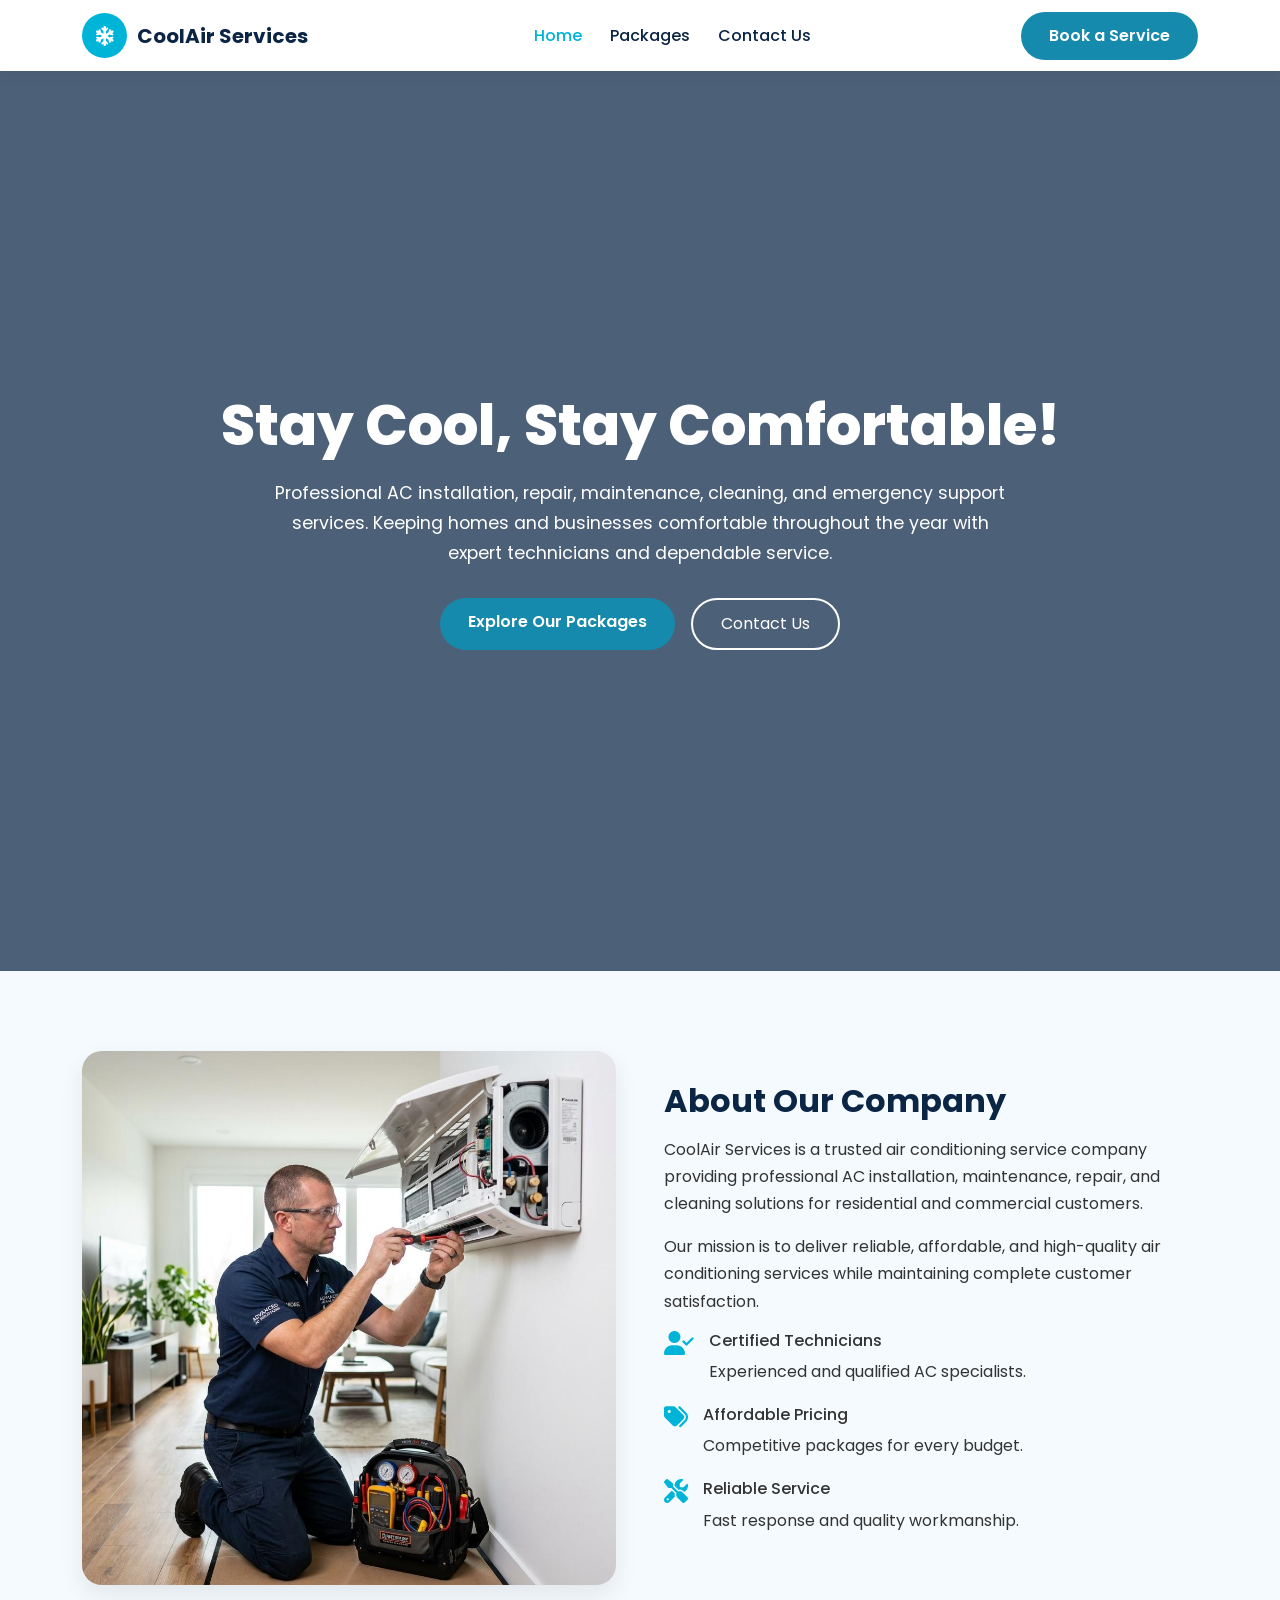
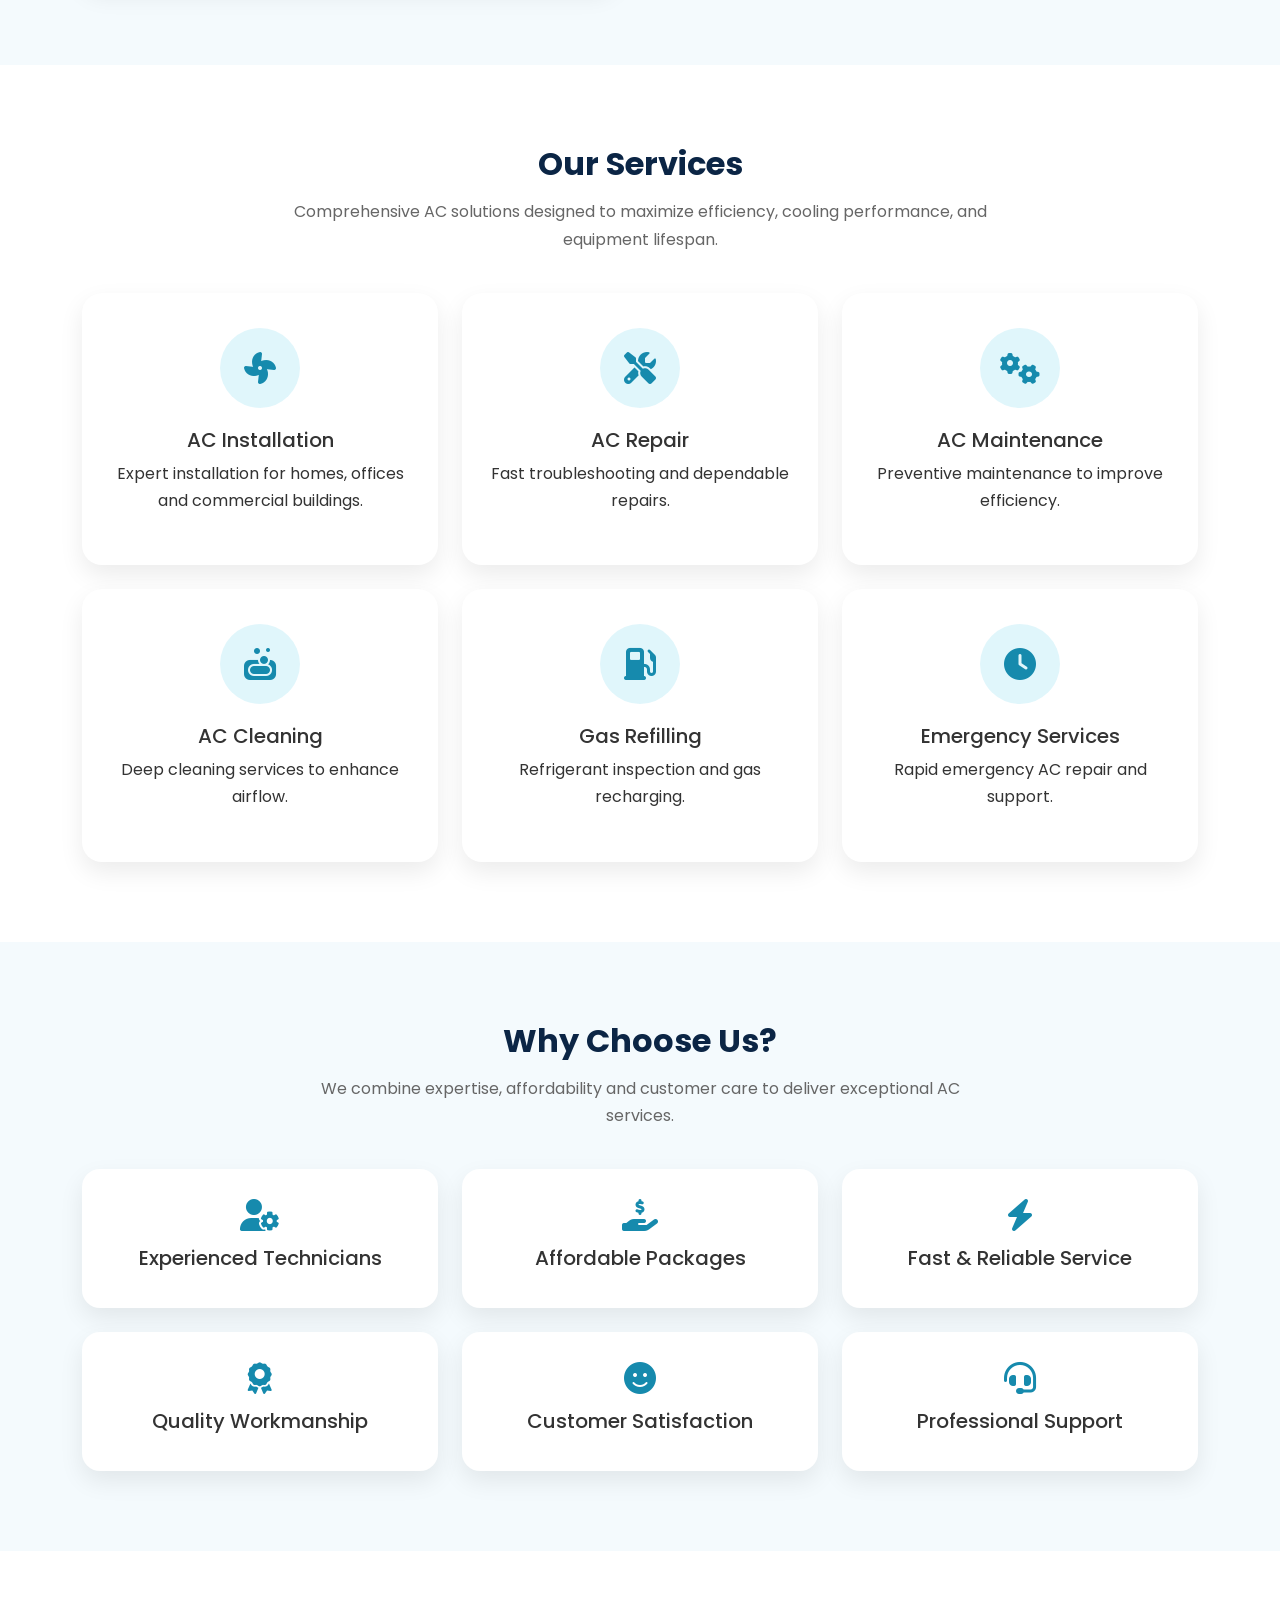
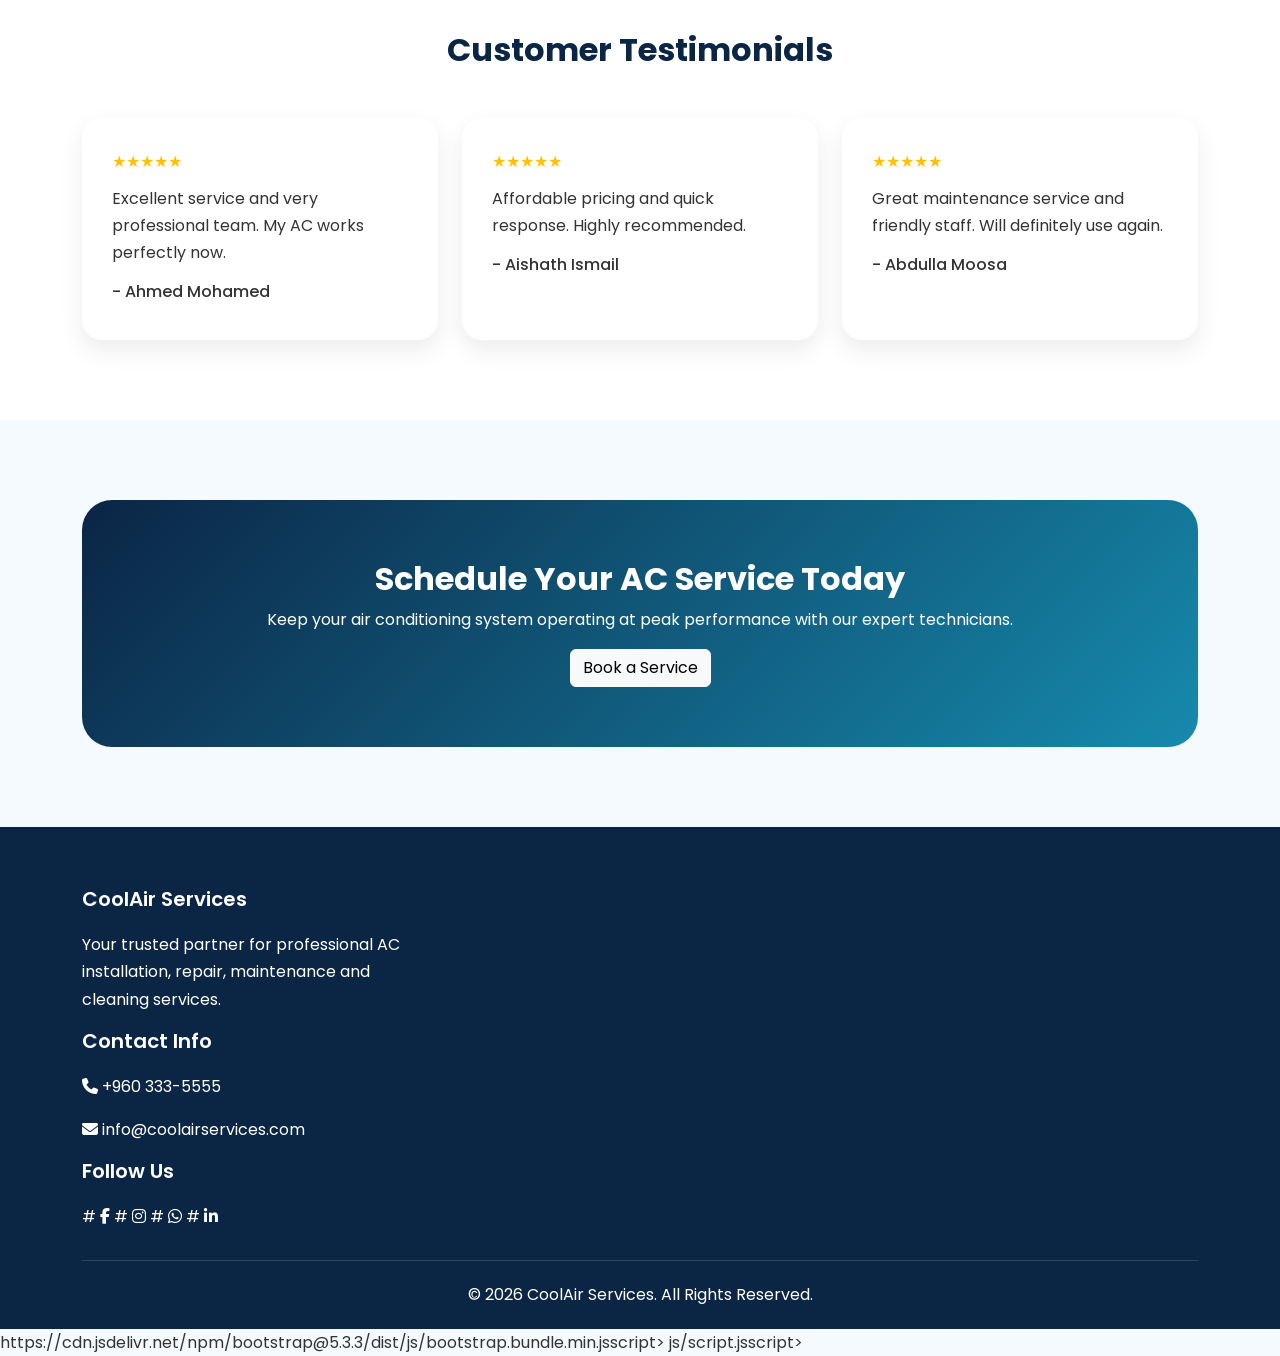
<file: index.html>
<!DOCTYPE html>
<html lang="en">

<head>
    <meta charset="UTF-8">
    <meta name="viewport" content="width=device-width, initial-scale=1.0">

    <title>CoolAir Services | Professional AC Installation & Maintenance</title>

    <meta name="description"
        content="Professional AC installation, repair, cleaning, gas refilling and maintenance services. Reliable technicians and affordable service packages.">

    <!-- Bootstrap 5 -->
    <link href="https://cdn.jsdelivr.net/npm/bootstrap@5.3.3/dist/css/bootstrap.min.css" rel="stylesheet">

    <!-- Font Awesome -->
    <link href="https://cdnjs.cloudflare.com/ajax/libs/font-awesome/6.5.2/css/all.min.css" rel="stylesheet">

    <!-- Custom CSS -->
    <link rel="stylesheet" href="css/style.css">
</head>

<body>

    <!-- NAVBAR -->
    <nav class="navbar navbar-expand-lg navbar-light sticky-top">
        <div class="container">

            <a class="navbar-brand" href="index.html">
                <div class="logo-placeholder">
                    <i class="fas fa-snowflake"></i>
                </div>
                CoolAir Services
            </a>

            <button class="navbar-toggler" type="button" data-bs-toggle="collapse"
                data-bs-target="#navbarNav">
                <span class="navbar-toggler-icon"></span>
            </button>

            <div class="collapse navbar-collapse" id="navbarNav">

                <ul class="navbar-nav mx-auto">

                    <li class="nav-item">
                        <a class="nav-link active" href="index.html">Home</a>
                    </li>

                    <li class="nav-item">
                        <a class="nav-link" href="packages.html">Packages</a>
                    </li>

                    <li class="nav-item">
                        <a class="nav-link" href="contact.html">Contact Us</a>
                    </li>

                </ul>

                <a href="contact.html" class="btn btn-custom">
                    Book a Service
                </a>

            </div>

        </div>
    </nav>

    <!-- HERO -->
    <section class="hero">
        <div class="container">

            <h1>Stay Cool, Stay Comfortable!</h1>

            <p>
                Professional AC installation, repair, maintenance, cleaning,
                and emergency support services. Keeping homes and businesses
                comfortable throughout the year with expert technicians and
                dependable service.
            </p>

            <div class="d-flex flex-wrap justify-content-center gap-3">

                <a href="packages.html" class="btn btn-custom">
                    Explore Our Packages
                </a>

                <a href="contact.html" class="btn btn-outline-custom">
                    Contact Us
                </a>

            </div>
        </div>
    </section>

    <!-- ABOUT -->
    <section id="about">
        <div class="container">

            <div class="row align-items-center g-5">

                <div class="col-lg-6">
                    <img src="image/image1.jpg"
                        alt="Professional AC technician servicing air conditioner"
                        class="img-fluid about-img">
                </div>

                <div class="col-lg-6">

                    <h2 class="section-title">About Our Company</h2>

                    <p>
                        CoolAir Services is a trusted air conditioning service
                        company providing professional AC installation,
                        maintenance, repair, and cleaning solutions for
                        residential and commercial customers.
                    </p>

                    <p>
                        Our mission is to deliver reliable, affordable,
                        and high-quality air conditioning services while
                        maintaining complete customer satisfaction.
                    </p>

                    <div class="about-feature">
                        <i class="fas fa-user-check"></i>
                        <div>
                            <h6>Certified Technicians</h6>
                            <p class="mb-0">Experienced and qualified AC specialists.</p>
                        </div>
                    </div>

                    <div class="about-feature">
                        <i class="fas fa-tags"></i>
                        <div>
                            <h6>Affordable Pricing</h6>
                            <p class="mb-0">Competitive packages for every budget.</p>
                        </div>
                    </div>

                    <div class="about-feature">
                        <i class="fas fa-tools"></i>
                        <div>
                            <h6>Reliable Service</h6>
                            <p class="mb-0">Fast response and quality workmanship.</p>
                        </div>
                    </div>

                </div>

            </div>

        </div>
    </section>

    <!-- SERVICES -->
    <section class="bg-white">

        <div class="container text-center">

            <h2 class="section-title">Our Services</h2>

            <p class="section-subtitle">
                Comprehensive AC solutions designed to maximize efficiency,
                cooling performance, and equipment lifespan.
            </p>

            <div class="row g-4">

                <div class="col-md-6 col-lg-4">
                    <div class="service-card">
                        <div class="service-icon">
                            <i class="fas fa-fan"></i>
                        </div>
                        <h5>AC Installation</h5>
                        <p>Expert installation for homes, offices and commercial buildings.</p>
                    </div>
                </div>

                <div class="col-md-6 col-lg-4">
                    <div class="service-card">
                        <div class="service-icon">
                            <i class="fas fa-screwdriver-wrench"></i>
                        </div>
                        <h5>AC Repair</h5>
                        <p>Fast troubleshooting and dependable repairs.</p>
                    </div>
                </div>

                <div class="col-md-6 col-lg-4">
                    <div class="service-card">
                        <div class="service-icon">
                            <i class="fas fa-cogs"></i>
                        </div>
                        <h5>AC Maintenance</h5>
                        <p>Preventive maintenance to improve efficiency.</p>
                    </div>
                </div>

                <div class="col-md-6 col-lg-4">
                    <div class="service-card">
                        <div class="service-icon">
                            <i class="fas fa-soap"></i>
                        </div>
                        <h5>AC Cleaning</h5>
                        <p>Deep cleaning services to enhance airflow.</p>
                    </div>
                </div>

                <div class="col-md-6 col-lg-4">
                    <div class="service-card">
                        <div class="service-icon">
                            <i class="fas fa-gas-pump"></i>
                        </div>
                        <h5>Gas Refilling</h5>
                        <p>Refrigerant inspection and gas recharging.</p>
                    </div>
                </div>

                <div class="col-md-6 col-lg-4">
                    <div class="service-card">
                        <div class="service-icon">
                            <i class="fas fa-clock"></i>
                        </div>
                        <h5>Emergency Services</h5>
                        <p>Rapid emergency AC repair and support.</p>
                    </div>
                </div>

            </div>

        </div>

    </section>

    <!-- WHY CHOOSE US -->
    <section>

        <div class="container">

            <div class="text-center">
                <h2 class="section-title">Why Choose Us?</h2>
                <p class="section-subtitle">
                    We combine expertise, affordability and customer care
                    to deliver exceptional AC services.
                </p>
            </div>

            <div class="row g-4">

                <div class="col-md-4">
                    <div class="choose-box">
                        <i class="fas fa-user-gear"></i>
                        <h5>Experienced Technicians</h5>
                    </div>
                </div>

                <div class="col-md-4">
                    <div class="choose-box">
                        <i class="fas fa-hand-holding-dollar"></i>
                        <h5>Affordable Packages</h5>
                    </div>
                </div>

                <div class="col-md-4">
                    <div class="choose-box">
                        <i class="fas fa-bolt"></i>
                        <h5>Fast & Reliable Service</h5>
                    </div>
                </div>

                <div class="col-md-4">
                    <div class="choose-box">
                        <i class="fas fa-award"></i>
                        <h5>Quality Workmanship</h5>
                    </div>
                </div>

                <div class="col-md-4">
                    <div class="choose-box">
                        <i class="fas fa-face-smile"></i>
                        <h5>Customer Satisfaction</h5>
                    </div>
                </div>

                <div class="col-md-4">
                    <div class="choose-box">
                        <i class="fas fa-headset"></i>
                        <h5>Professional Support</h5>
                    </div>
                </div>

            </div>

        </div>

    </section>

    <!-- TESTIMONIALS -->
    <section class="bg-white">
        <div class="container">

            <div class="text-center mb-5">
                <h2 class="section-title">Customer Testimonials</h2>
            </div>

            <div class="row g-4">

                <div class="col-lg-4">
                    <div class="testimonial-card">
                        <div class="stars">★★★★★</div>
                        <p>Excellent service and very professional team. My AC works perfectly now.</p>
                        <h6>- Ahmed Mohamed</h6>
                    </div>
                </div>

                <div class="col-lg-4">
                    <div class="testimonial-card">
                        <div class="stars">★★★★★</div>
                        <p>Affordable pricing and quick response. Highly recommended.</p>
                        <h6>- Aishath Ismail</h6>
                    </div>
                </div>

                <div class="col-lg-4">
                    <div class="testimonial-card">
                        <div class="stars">★★★★★</div>
                        <p>Great maintenance service and friendly staff. Will definitely use again.</p>
                        <h6>- Abdulla Moosa</h6>
                    </div>
                </div>

            </div>

        </div>
    </section>

    <!-- CTA -->
    <section>
        <div class="container">

            <div class="cta-section">
                <h2>Schedule Your AC Service Today</h2>

                <p>
                    Keep your air conditioning system operating at peak
                    performance with our expert technicians.
                </p>

                <a href="contact.html" class="btn btn-light">
                    Book a Service
                </a>
            </div>

        </div>
    </section>

    <!-- FOOTER -->
    <footer class="footer">
        <div class="container">

            <div class="row">

                <div class="col-lg-4">
                    <h5>CoolAir Services</h5>
                    <p>
                        Your trusted partner for professional AC installation,
                        repair, maintenance and cleaning services.
                    </p>
                </div>

                <div class="col-           <div class="col-lg-3">
                    <h5>Contact Info</h5>

                    <p><i class="fas fa-phone"></i> +960 333-5555</p>
                    <p><i class="fas fa-envelope"></i> info@coolairservices.com</p>
                </div>

                <div class="col-lg-3">

                    <h5>Follow Us</h5>

                    <div class="social-icons">

                        #
                            <i class="fab fa-facebook-f"></i>
                        </a>

                        #
                            <i class="fab fa-instagram"></i>
                        </a>

                        #
                            <i class="fab fa-whatsapp"></i>
                        </a>

                        #
                            <i class="fab fa-linkedin-in"></i>
                        </a>

                    </div>

                </div>

            </div>

            <div class="footer-bottom">
                © 2026 CoolAir Services. All Rights Reserved.
            </div>

        </div>
    </footer>

    <!-- Back To Top -->
    <button id="backToTop">
        <i class="fas fa-arrow-up"></i>
    </button>

    <!-- Bootstrap Bundle -->
    https://cdn.jsdelivr.net/npm/bootstrap@5.3.3/dist/js/bootstrap.bundle.min.jsscript>

    <!-- Custom JavaScript -->
    js/script.jsscript>

</body>

</html>
</file>
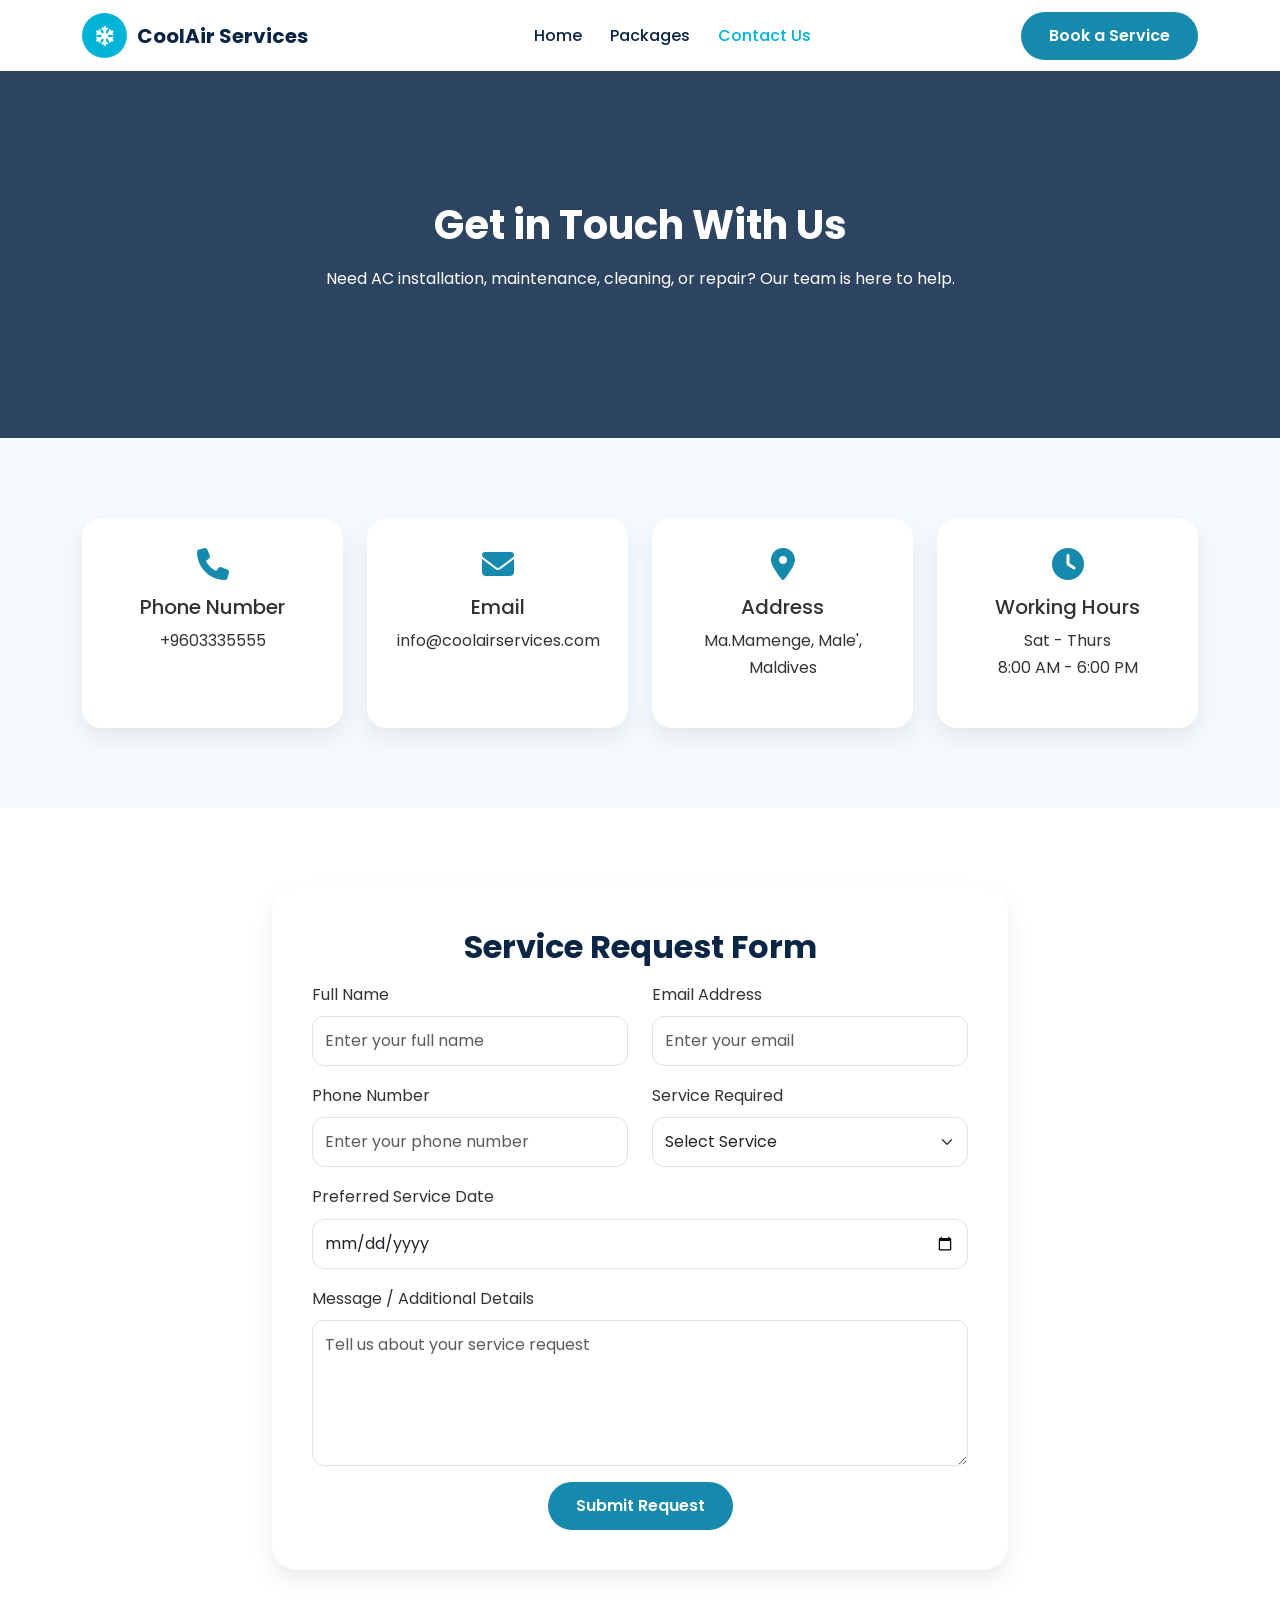
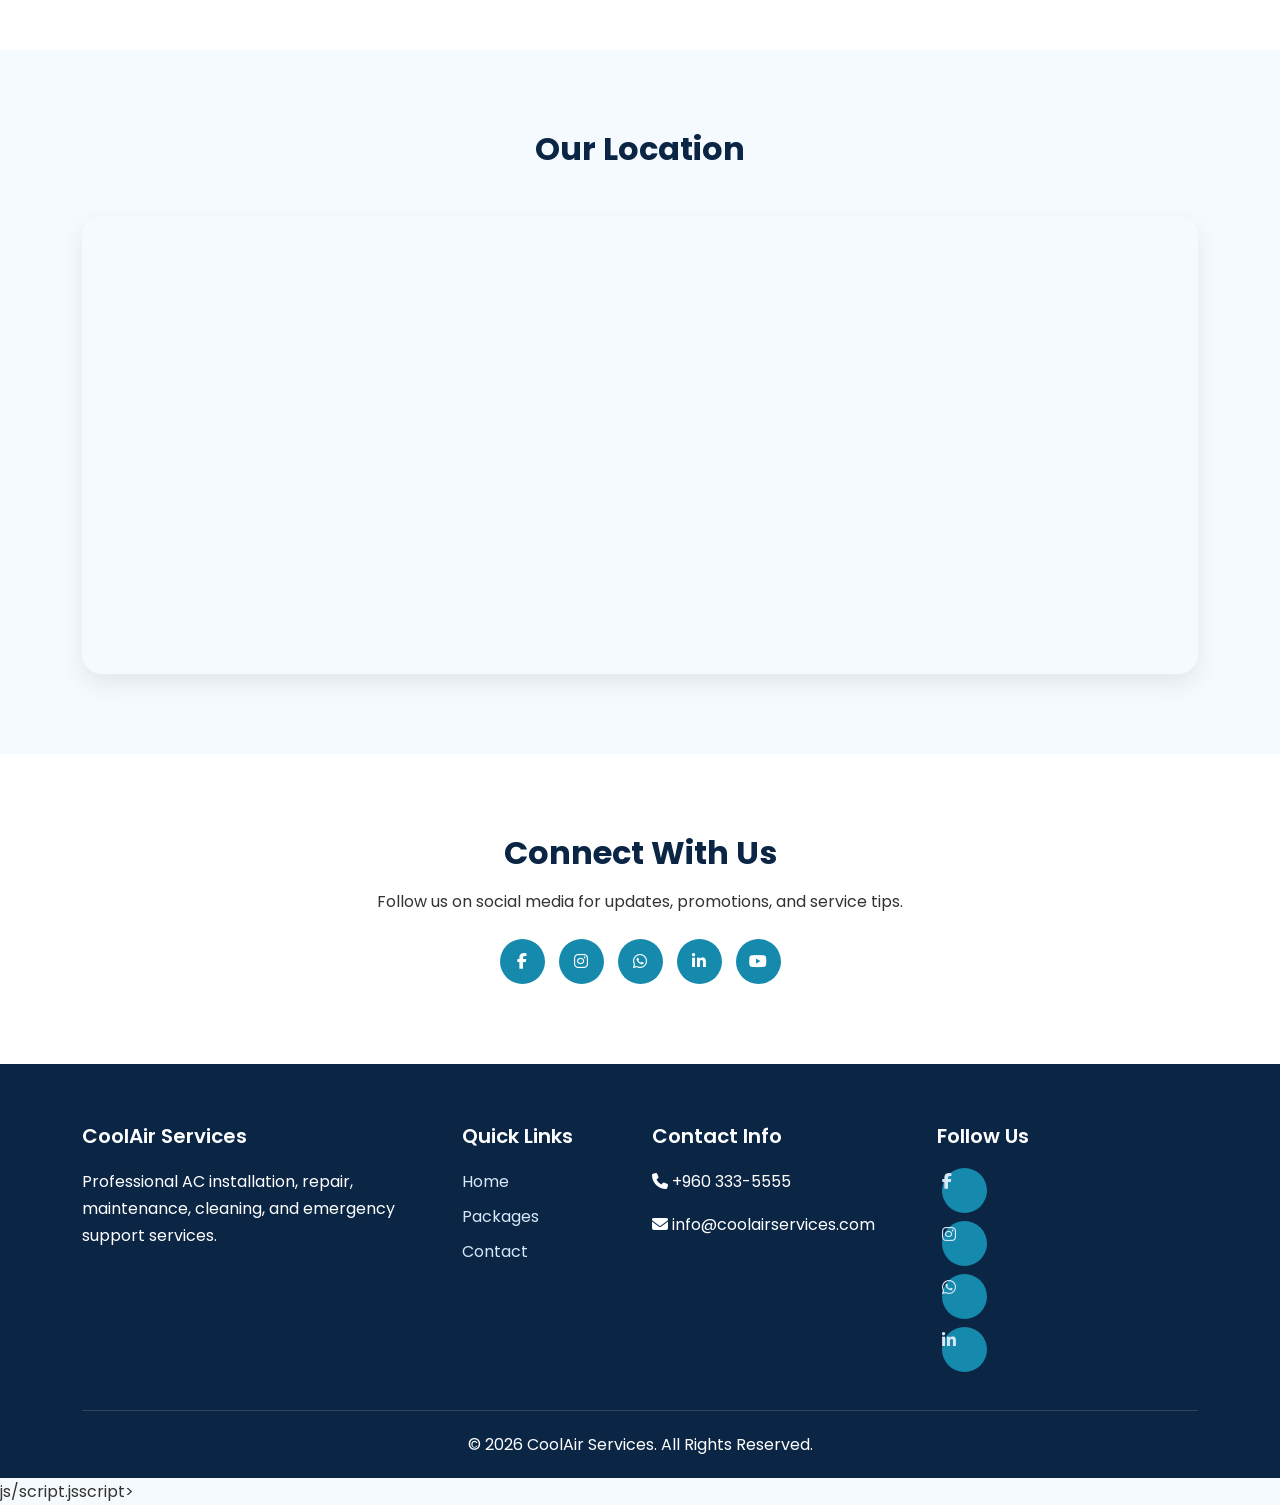
<file: contact.html>
<!DOCTYPE html>
<html lang="en">

<head>
    <meta charset="UTF-8">
    <meta name="viewport" content="width=device-width, initial-scale=1.0">

    <title>Contact Us | CoolAir Services</title>

    <meta name="description"
        content="Contact CoolAir Services for AC installation, maintenance, repair, cleaning, and emergency support.">

    <!-- Bootstrap 5 -->
    <link href="https://cdn.jsdelivr.net/npm/bootstrap@5.3.3/dist/css/bootstrap.min.css"
        rel="stylesheet">

    <!-- Font Awesome -->
    <link href="https://cdnjs.cloudflare.com/ajax/libs/font-awesome/6.5.2/css/all.min.css"
        rel="stylesheet">

    <!-- Custom CSS -->
    <link rel="stylesheet" href="css/style.css">
</head>

<body>

    <!-- NAVBAR -->
    <nav class="navbar navbar-expand-lg navbar-light sticky-top">
        <div class="container">

            <a class="navbar-brand" href="index.html">
                <div class="logo-placeholder">
                    <i class="fas fa-snowflake"></i>
                </div>
                CoolAir Services
            </a>

            <button class="navbar-toggler" type="button"
                data-bs-toggle="collapse"
                data-bs-target="#navbarNav">
                <span class="navbar-toggler-icon"></span>
            </button>

            <div class="collapse navbar-collapse" id="navbarNav">

                <ul class="navbar-nav mx-auto">

                    <li class="nav-item">
                        <a class="nav-link" href="index.html">Home</a>
                    </li>

                    <li class="nav-item">
                        <a class="nav-link" href="packages.html">Packages</a>
                    </li>

                    <li class="nav-item">
                        <a class="nav-link active" href="contact.html">
                            Contact Us
                        </a>
                    </li>

                </ul>

                <a href="#contactFormSection" class="btn btn-custom">
                    Book a Service
                </a>

            </div>

        </div>
    </nav>

    <!-- PAGE HEADER -->
    <section class="page-banner">

        <div class="container">

            <h1>Get in Touch With Us</h1>

            <p class="mt-3">
                Need AC installation, maintenance, cleaning, or repair?
                Our team is here to help.
            </p>

        </div>

    </section>

    <!-- CONTACT INFO -->
    <section>

        <div class="container">

            <div class="row g-4">

                <div class="col-md-6 col-lg-3">

                    <div class="contact-card">

                        <i class="fas fa-phone"></i>

                        <h5>Phone Number</h5>

                        <p>+9603335555</p>

                    </div>

                </div>

                <div class="col-md-6 col-lg-3">

                    <div class="contact-card">

                        <i class="fas fa-envelope"></i>

                        <h5>Email</h5>

                        <p>info@coolairservices.com</p>

                    </div>

                </div>

                <div class="col-md-6 col-lg-3">

                    <div class="contact-card">

                        <i class="fas fa-location-dot"></i>

                        <h5>Address</h5>

                        <p>Ma.Mamenge, Male', Maldives</p>

                    </div>

                </div>

                <div class="col-md-6 col-lg-3">

                    <div class="contact-card">

                        <i class="fas fa-clock"></i>

                        <h5>Working Hours</h5>

                        <p>Sat - Thurs<br>8:00 AM - 6:00 PM</p>

                    </div>

                </div>

            </div>

        </div>

    </section>

    <!-- CONTACT FORM -->
    <section id="contactFormSection" class="bg-white">

        <div class="container">

            <div class="row justify-content-center">

                <div class="col-lg-8">

                    <div class="contact-form">

                        <h2 class="section-title text-center">
                            Service Request Form
                        </h2>

                        <div id="successMessage"
                            class="alert alert-success d-none mb-4">
                        </div>

                        <form id="contactForm">

                            <div class="row">

                                <div class="col-md-6 mb-3">

                                    <label class="form-label">
                                        Full Name
                                    </label>

                                    <input
                                        type="text"
                                        class="form-control"
                                        id="fullName"
                                        placeholder="Enter your full name">

                                </div>

                                <div class="col-md-6 mb-3">

                                    <label class="form-label">
                                        Email Address
                                    </label>

                                    <input
                                        type="email"
                                        class="form-control"
                                        id="email"
                                        placeholder="Enter your email">

                                </div>

                                <div class="col-md-6 mb-3">

                                    <label class="form-label">
                                        Phone Number
                                    </label>

                                    <input
                                        type="tel"
                                        class="form-control"
                                        id="phone"
                                        placeholder="Enter your phone number">

                                </div>

                                <div class="col-md-6 mb-3">

                                    <label class="form-label">
                                        Service Required
                                    </label>

                                    <select class="form-select" id="service">

                                        <option value="">
                                            Select Service
                                        </option>

                                        <option value="">
                                            Basic Package
                                        </option>

                                        <option value="">
                                            Standard Package
                                        </option>

                                        <option value="">
                                            Premium Package
                                        </option>
                                        
                                        <option>
                                            AC Installation
                                        </option>

                                        <option>
                                            AC Repair
                                        </option>

                                        <option>
                                            AC Maintenance
                                        </option>

                                        <option>
                                            AC Cleaning
                                        </option>

                                        <option>
                                            Gas Refilling
                                        </option>

                                        <option>
                                            Emergency Repair
                                        </option>

                                    </select>

                                </div>

                                <div class="col-12 mb-3">

                                    <label class="form-label">
                                        Preferred Service Date
                                    </label>

                                    <input
                                        type="date"
                                        class="form-control"
                                        id="serviceDate">

                                </div>

                                <div class="col-12 mb-3">

                                    <label class="form-label">
                                        Message / Additional Details
                                    </label>

                                    <textarea
                                        class="form-control"
                                        rows="5"
                                        id="message"
                                        placeholder="Tell us about your service request"></textarea>

                                </div>

                                <div class="col-12 text-center">

                                    <button
                                        type="submit"
                                        class="btn btn-custom">

                                        Submit Request

                                    </button>

                                </div>

                            </div>

                        </form>

                    </div>

                </div>

            </div>

        </div>

    </section>

    <!-- MAP -->
    <section>

        <div class="container">

            <div class="text-center mb-5">

                <h2 class="section-title">
                    Our Location
                </h2>

            </div>

            <div class="map-container">

                <iframe
                    src="https://maps.google.com/maps?q=New%20York&t=&z=13&ie=UTF8&iwloc=&output=embed"
                    loading="lazy"
                    allowfullscreen>
                </iframe>

            </div>

        </div>

    </section>

    <!-- SOCIAL -->
    <section class="bg-white">

        <div class="container text-center">

            <h2 class="section-title">
                Connect With Us
            </h2>

            <p>
                Follow us on social media for updates,
                promotions, and service tips.
            </p>

            <div class="social-icons mt-4">

                <a href="#" aria-label="Facebook">
                    <i class="fab fa-facebook-f"></i>
                </a>

                <a href="#" aria-label="Instagram">
                    <i class="fab fa-instagram"></i>
                </a>

                <a href="#" aria-label="WhatsApp">
                    <i class="fab fa-whatsapp"></i>
                </a>

                <a href="#" aria-label="LinkedIn">
                    <i class="fab fa-linkedin-in"></i>
                </a>

                <a href="#" aria-label="YouTube">
                    <i class="fab fa-youtube"></i>
                </a>

            </div>

        </div>

    </section>

    <!-- FOOTER -->
    <footer class="footer">

        <div class="container">

            <div class="row">

                <div class="col-lg-4">

                    <h5>CoolAir Services</h5>

                    <p>
                        Professional AC installation,
                        repair, maintenance, cleaning,
                        and emergency support services.
                    </p>

                </div>

                <div class="col-lg-2">

                    <h5>Quick Links</h5>

                    <a href="index.html">Home</a>
                    <a href="packages.html">Packages</a>
                    <a href="contact.html">Contact</a>

                </div>

                <div class="col-lg-3">

                    <h5>Contact Info</h5>

                    <p>
                        <i class="fas fa-phone"></i>
                        +960 333-5555
                    </p>

                    <p>
                        <i class="fas fa-envelope"></i>
                        info@coolairservices.com
                    </p>

                </div>

                <div class="col-lg-3">

                    <h5>Follow Us</h5>

                    <div class="social-icons">

                        <a href="#">
                            <i class="fab fa-facebook-f"></i>
                        </a>

                        <a href="#">
                            <i class="fab fa-instagram"></i>
                        </a>

                        <a href="#">
                            <i class="fab fa-whatsapp"></i>
                        </a>

                        <a href="#">
                            <i class="fab fa-linkedin-in"></i>
                        </a>

                    </div>

                </div>

            </div>

            <div class="footer-bottom">
                © 2026 CoolAir Services. All Rights Reserved.
            </div>

        </div>

    </footer>

    <!-- Back To Top -->
    <button id="backToTop">
        <i class="fas fa-arrow-up"></i>
    </button>

    <!-- Bootstrap JS -->
    <script src="https://cdn.jsdelivr.net/npm/bootstrap@5.3.3/dist/js/bootstrap.bundle.min.js"></script>

    <!-- Custom JS -->
    js/script.jsscript>

</body>

</html>
</file>
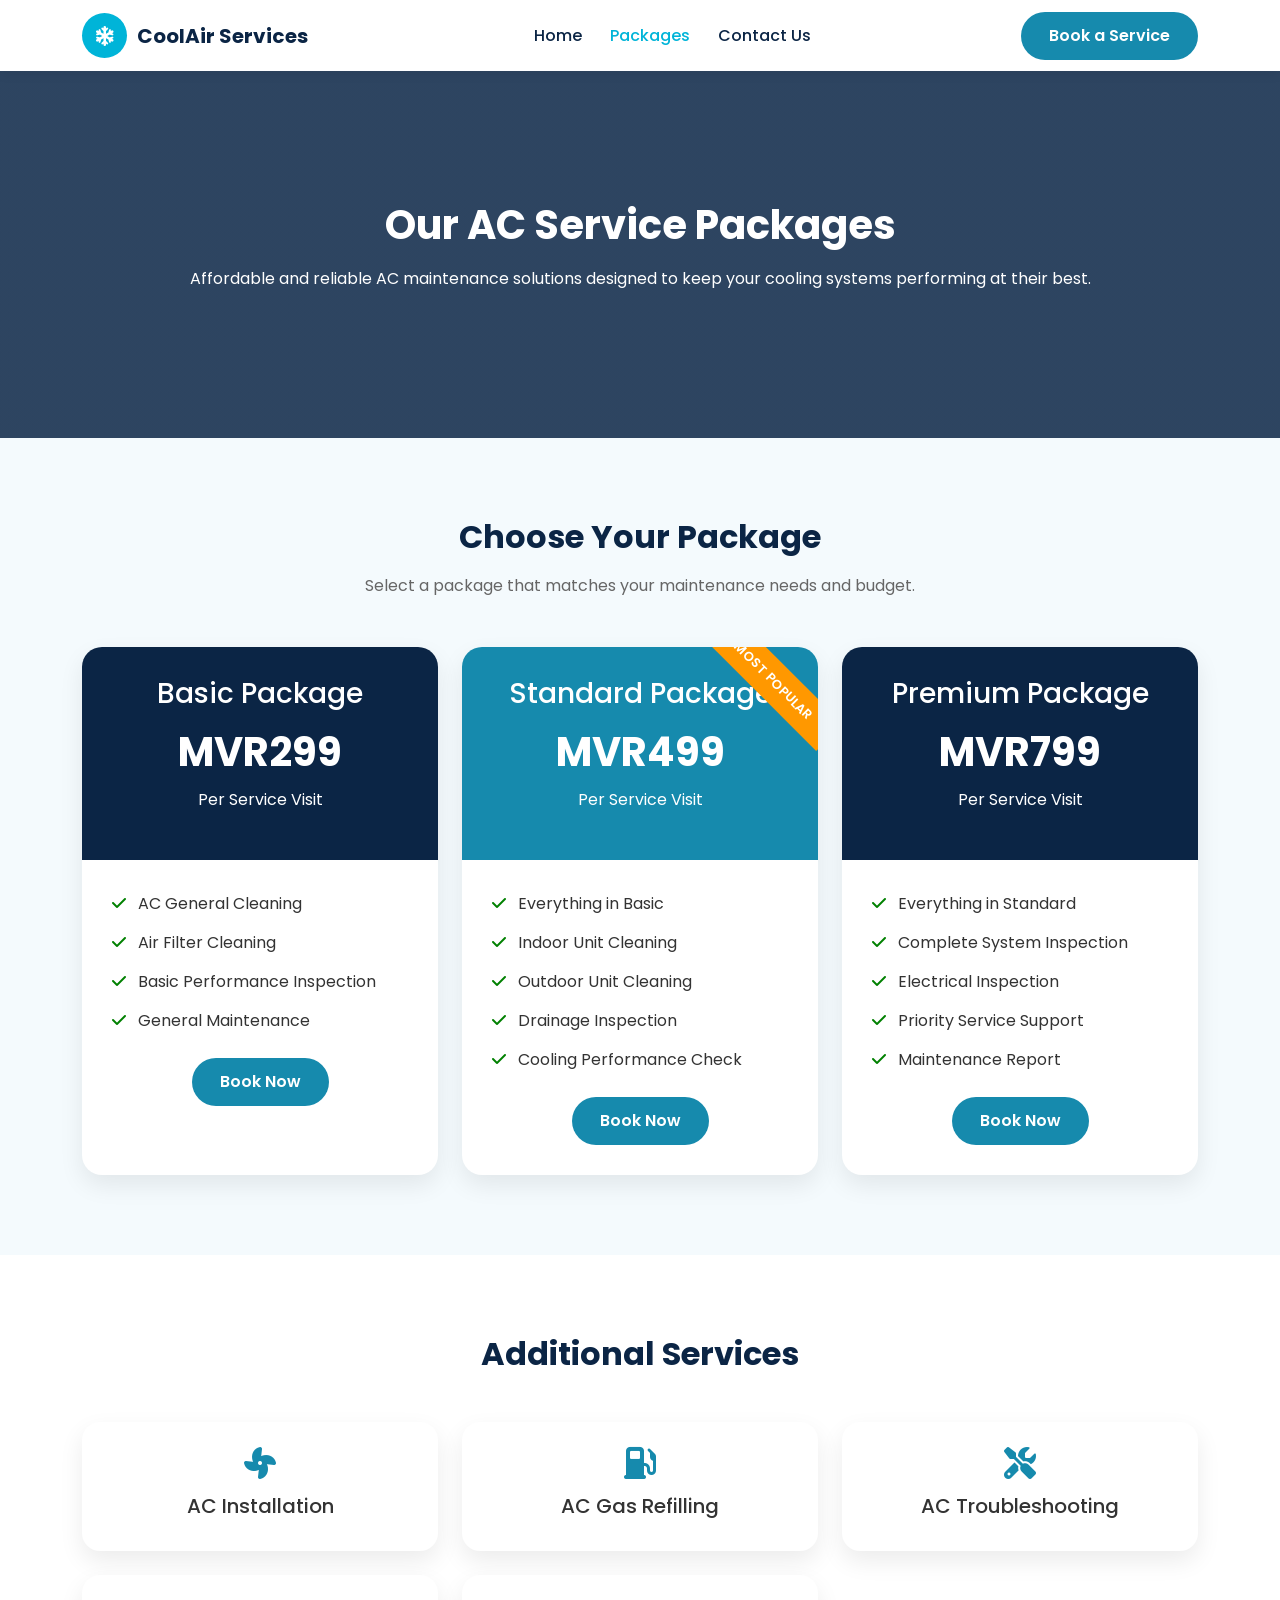
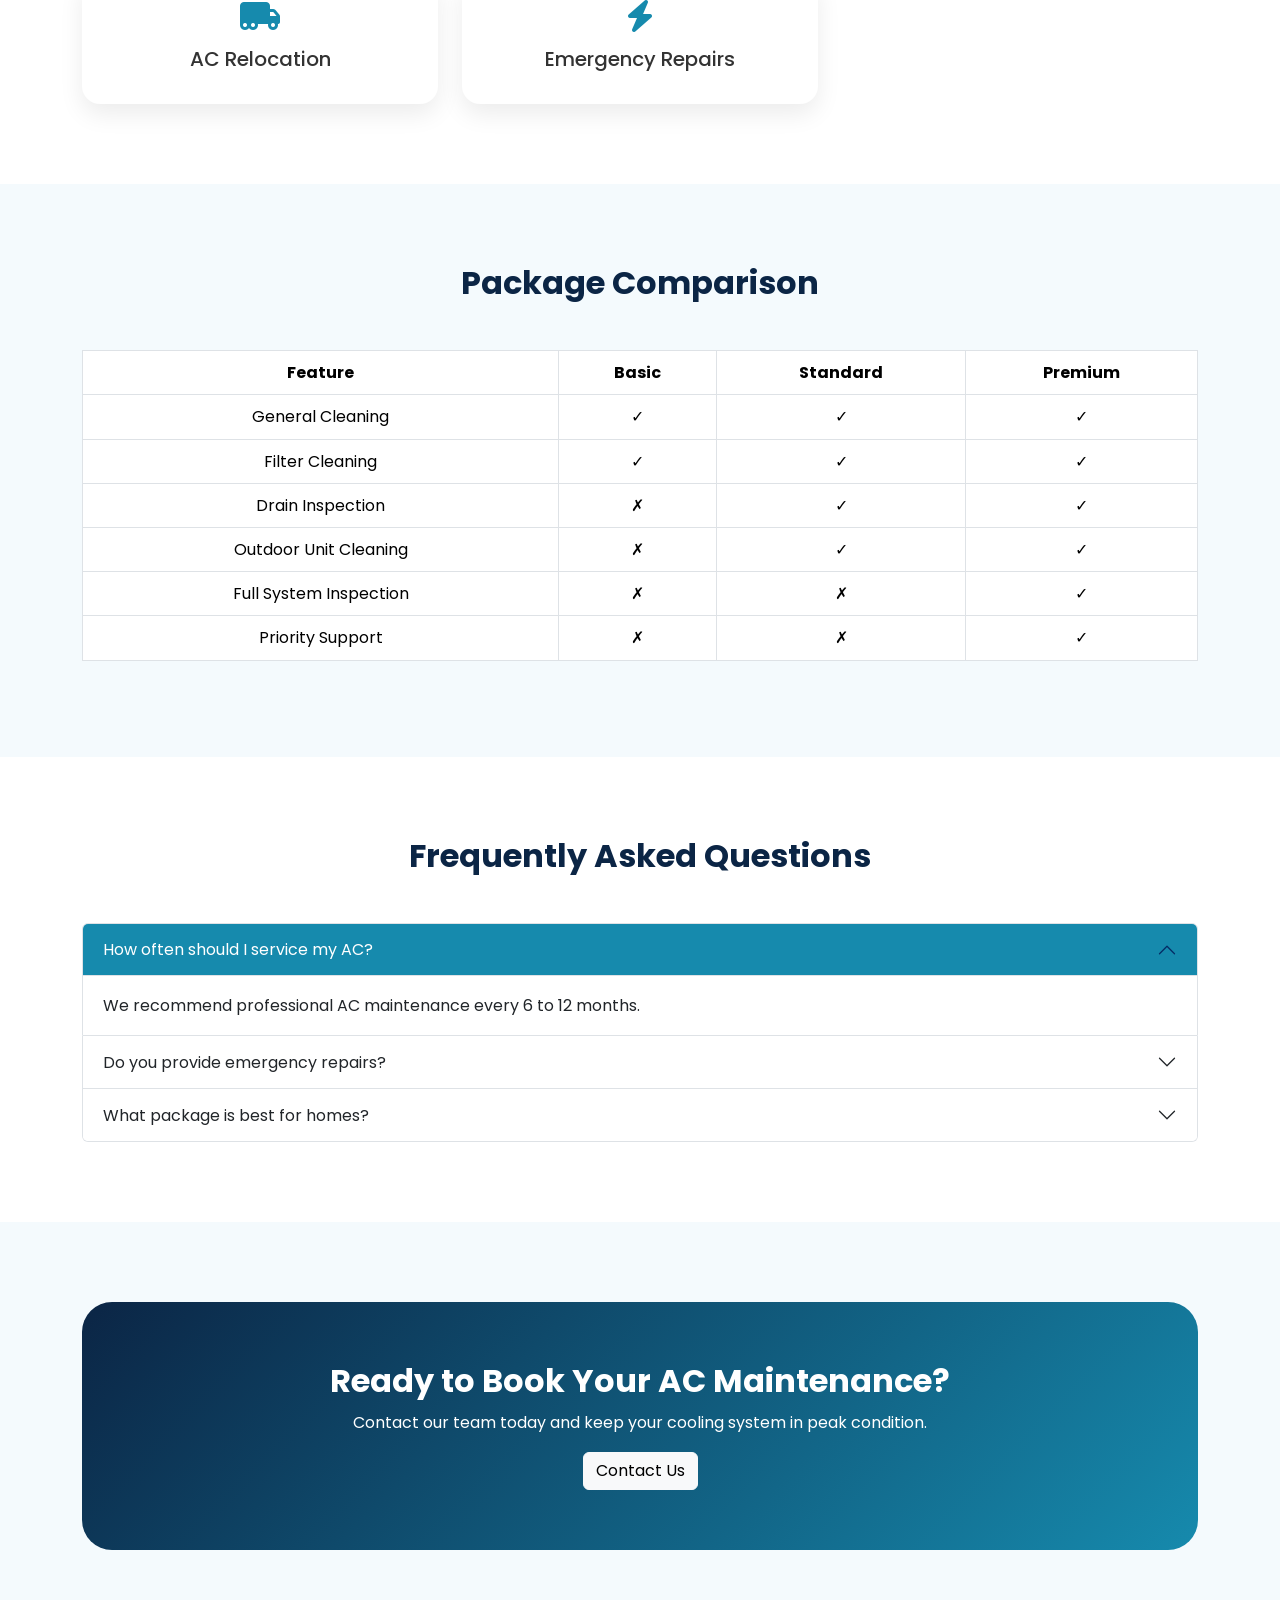
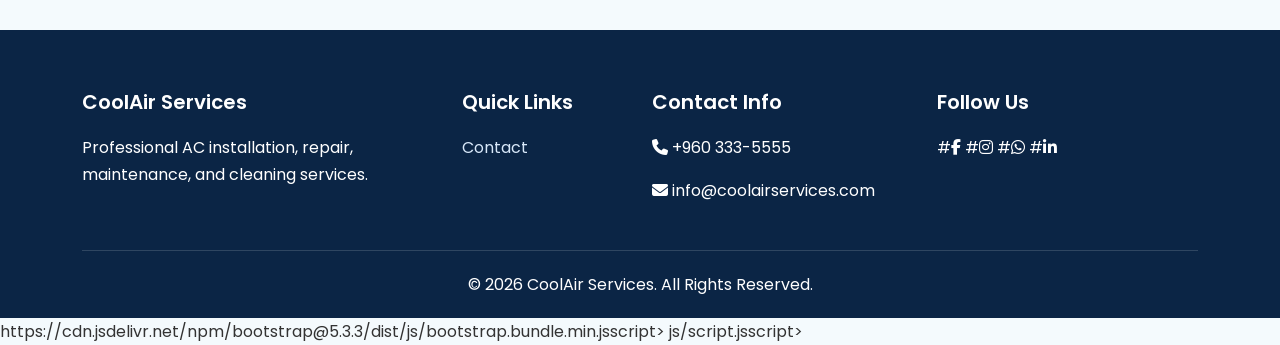
<file: packages.html>
<!DOCTYPE html>
<html lang="en">

<head>
    <meta charset="UTF-8">
    <meta name="viewport" content="width=device-width, initial-scale=1.0">

    <title>AC Service Packages | CoolAir Services</title>

    <meta name="description"
        content="Affordable AC maintenance, repair, cleaning and inspection packages for residential and commercial customers.">

    <!-- Bootstrap 5 -->
    <link href="https://cdn.jsdelivr.net/npm/bootstrap@5.3.3/dist/css/bootstrap.min.css" rel="stylesheet">

    <!-- Font Awesome -->
    <link href="https://cdnjs.cloudflare.com/ajax/libs/font-awesome/6.5.2/css/all.min.css" rel="stylesheet">

    <!-- Custom CSS -->
    <link rel="stylesheet" href="css/style.css">
</head>

<body>

    <!-- NAVBAR -->
    <nav class="navbar navbar-expand-lg navbar-light sticky-top">
        <div class="container">

            <a class="navbar-brand" href="index.html">
                <div class="logo-placeholder">
                    <i class="fas fa-snowflake"></i>
                </div>
                CoolAir Services
            </a>

            <button class="navbar-toggler" type="button" data-bs-toggle="collapse"
                data-bs-target="#navbarNav">
                <span class="navbar-toggler-icon"></span>
            </button>

            <div class="collapse navbar-collapse" id="navbarNav">

                <ul class="navbar-nav mx-auto">

                    <li class="nav-item">
                        <a class="nav-link" href="index.html">Home</a>
                    </li>

                    <li class="nav-item">
                        <a class="nav-link active" href="packages.html">Packages</a>
                    </li>

                    <li class="nav-item">
                        <a class="nav-link" href="contact.html">Contact Us</a>
                    </li>

                </ul>

                <a href="contact.html" class="btn btn-custom">
                    Book a Service
                </a>

            </div>

        </div>
    </nav>

    <!-- PAGE HEADER -->
    <section class="page-banner">

        <div class="container">

            <h1>Our AC Service Packages</h1>

            <p class="mt-3">
                Affordable and reliable AC maintenance solutions designed
                to keep your cooling systems performing at their best.
            </p>

        </div>

    </section>

    <!-- PRICING PACKAGES -->
    <section>

        <div class="container">

            <div class="text-center mb-5">
                <h2 class="section-title">Choose Your Package</h2>
                <p class="section-subtitle">
                    Select a package that matches your maintenance needs and budget.
                </p>
            </div>

            <div class="row g-4">

                <!-- BASIC -->
                <div class="col-lg-4">

                    <div class="pricing-card">

                        <div class="pricing-header">

                            <h3>Basic Package</h3>

                            <div class="pricing-price">MVR299</div>

                            <p>Per Service Visit</p>

                        </div>

                        <div class="pricing-body">

                            <ul>
                                <li><i class="fas fa-check"></i> AC General Cleaning</li>
                                <li><i class="fas fa-check"></i> Air Filter Cleaning</li>
                                <li><i class="fas fa-check"></i> Basic Performance Inspection</li>
                                <li><i class="fas fa-check"></i> General Maintenance</li>
                            </ul>

                            <div class="text-center mt-4">
                                <a href="contact.html?package=Basic" class="btn btn-custom">
                                    Book Now
                                </a>
                            </div>

                        </div>

                    </div>

                </div>

                <!-- STANDARD -->
                <div class="col-lg-4">

                    <div class="pricing-card">

                        <div class="popular-badge">
                            MOST POPULAR
                        </div>

                        <div class="pricing-header standard">

                            <h3>Standard Package</h3>

                            <div class="pricing-price">MVR499</div>

                            <p>Per Service Visit</p>

                        </div>

                        <div class="pricing-body">

                            <ul>
                                <li><i class="fas fa-check"></i> Everything in Basic</li>
                                <li><i class="fas fa-check"></i> Indoor Unit Cleaning</li>
                                <li><i class="fas fa-check"></i> Outdoor Unit Cleaning</li>
                                <li><i class="fas fa-check"></i> Drainage Inspection</li>
                                <li><i class="fas fa-check"></i> Cooling Performance Check</li>
                            </ul>

                            <div class="text-center mt-4">
                                <a href="contact.html?package=Standard" class="btn btn-custom">
                                    Book Now
                                </a>
                            </div>

                        </div>

                    </div>

                </div>

                <!-- PREMIUM -->
                <div class="col-lg-4">

                    <div class="pricing-card">

                        <div class="pricing-header">

                            <h3>Premium Package</h3>

                            <div class="pricing-price">MVR799</div>

                            <p>Per Service Visit</p>

                        </div>

                        <div class="pricing-body">

                            <ul>
                                <li><i class="fas fa-check"></i> Everything in Standard</li>
                                <li><i class="fas fa-check"></i> Complete System Inspection</li>
                                <li><i class="fas fa-check"></i> Electrical Inspection</li>
                                <li><i class="fas fa-check"></i> Priority Service Support</li>
                                <li><i class="fas fa-check"></i> Maintenance Report</li>
                            </ul>

                            <div class="text-center mt-4">
                                <a href="contact.html?package=Premium" class="btn btn-custom">
                                    Book Now
                                </a>
                            </div>

                        </div>

                    </div>

                </div>

            </div>

        </div>

    </section>

    <!-- ADDITIONAL SERVICES -->
    <section class="bg-white">

        <div class="container">

            <div class="text-center mb-5">

                <h2 class="section-title">
                    Additional Services
                </h2>

            </div>

            <div class="row g-4">

                <div class="col-md-6 col-lg-4">
                    <div class="extra-service">
                        <i class="fas fa-fan"></i>
                        <h5>AC Installation</h5>
                    </div>
                </div>

                <div class="col-md-6 col-lg-4">
                    <div class="extra-service">
                        <i class="fas fa-gas-pump"></i>
                        <h5>AC Gas Refilling</h5>
                    </div>
                </div>

                <div class="col-md-6 col-lg-4">
                    <div class="extra-service">
                        <i class="fas fa-screwdriver-wrench"></i>
                        <h5>AC Troubleshooting</h5>
                    </div>
                </div>

                <div class="col-md-6 col-lg-4">
                    <div class="extra-service">
                        <i class="fas fa-truck-moving"></i>
                        <h5>AC Relocation</h5>
                    </div>
                </div>

                <div class="col-md-6 col-lg-4">
                    <div class="extra-service">
                        <i class="fas fa-bolt"></i>
                        <h5>Emergency Repairs</h5>
                    </div>
                </div>

            </div>

        </div>

    </section>

    <!-- COMPARISON TABLE -->
    <section>

        <div class="container">

            <div class="text-center mb-5">
                <h2 class="section-title">Package Comparison</h2>
            </div>

            <div class="table-responsive">

                <table class="table table-bordered text-center align-middle">

                    <thead>
                        <tr>
                            <th>Feature</th>
                            <th>Basic</th>
                            <th>Standard</th>
                            <th>Premium</th>
                        </tr>
                    </thead>

                    <tbody>

                        <tr>
                            <td>General Cleaning</td>
                            <td>✓</td>
                            <td>✓</td>
                            <td>✓</td>
                        </tr>

                        <tr>
                            <td>Filter Cleaning</td>
                            <td>✓</td>
                            <td>✓</td>
                            <td>✓</td>
                        </tr>

                        <tr>
                            <td>Drain Inspection</td>
                            <td>✗</td>
                            <td>✓</td>
                            <td>✓</td>
                        </tr>

                        <tr>
                            <td>Outdoor Unit Cleaning</td>
                            <td>✗</td>
                            <td>✓</td>
                            <td>✓</td>
                        </tr>

                        <tr>
                            <td>Full System Inspection</td>
                            <td>✗</td>
                            <td>✗</td>
                            <td>✓</td>
                        </tr>

                        <tr>
                            <td>Priority Support</td>
                            <td>✗</td>
                            <td>✗</td>
                            <td>✓</td>
                        </tr>

                    </tbody>

                </table>

            </div>

        </div>

    </section>

    <!-- FAQ -->
    <section class="bg-white">

        <div class="container">

            <div class="text-center mb-5">

                <h2 class="section-title">
                    Frequently Asked Questions
                </h2>

            </div>

            <div class="accordion" id="faqAccordion">

                <div class="accordion-item">

                    <h2 class="accordion-header">

                        <button class="accordion-button"
                            data-bs-toggle="collapse"
                            data-bs-target="#faq1">

                            How often should I service my AC?
                        </button>

                    </h2>

                    <div id="faq1"
                        class="accordion-collapse collapse show"
                        data-bs-parent="#faqAccordion">

                        <div class="accordion-body">
                            We recommend professional AC maintenance
                            every 6 to 12 months.
                        </div>

                    </div>

                </div>

                <div class="accordion-item">

                    <h2 class="accordion-header">

                        <button class="accordion-button collapsed"
                            data-bs-toggle="collapse"
                            data-bs-target="#faq2">

                            Do you provide emergency repairs?
                        </button>

                    </h2>

                    <div id="faq2"
                        class="accordion-collapse collapse"
                        data-bs-parent="#faqAccordion">

                        <div class="accordion-body">
                            Yes. Our technicians are available for
                            emergency AC repair services.
                        </div>

                    </div>

                </div>

                <div class="accordion-item">

                    <h2 class="accordion-header">

                        <button class="accordion-button collapsed"
                            data-bs-toggle="collapse"
                            data-bs-target="#faq3">

                            What package is best for homes?
                        </button>

                    </h2>

                    <div id="faq3"
                        class="accordion-collapse collapse"
                        data-bs-parent="#faqAccordion">

                        <div class="accordion-body">
                            The Standard Package is the most popular
                            option for residential customers.
                        </div>

                    </div>

                </div>

            </div>

        </div>

    </section>

    <!-- CTA -->
    <section>

        <div class="container">

            <div class="cta-section">

                <h2>
                    Ready to Book Your AC Maintenance?
                </h2>

                <p>
                    Contact our team today and keep your cooling
                    system in peak condition.
                </p>

                <a href="contact.html" class="btn btn-light">
                    Contact Us
                </a>

            </div>

        </div>

    </section>

    <!-- FOOTER -->
    <footer class="footer">

        <div class="container">

            <div class="row">

                <div class="col-lg-4">
                    <h5>CoolAir Services</h5>
                    <p>
                        Professional AC installation, repair,
                        maintenance, and cleaning services.
                    </p>
                </div>

                <div class="col-lg-2">
                    <h5>Quick Links</h5>

         </a>
                    <a href="contact.html">Contact</a>
                </div>

                <div class="col-lg-3">
                    <h5>Contact Info</h5>

                    <p><i class="fas fa-phone"></i> +960 333-5555</p>

                    <p><i class="fas fa-envelope"></i>
                        info@coolairservices.com</p>
                </div>

                <div class="col-lg-3">

                    <h5>Follow Us</h5>

                    <div class="social-icons">

                        #<i class="fab fa-facebook-f"></i></a>

                        #<i class="fab fa-instagram"></i></a>

                        #<i class="fab fa-whatsapp"></i></a>

                        #<i class="fab fa-linkedin-in"></i></a>

                    </div>

                </div>

            </div>

            <div class="footer-bottom">
                © 2026 CoolAir Services. All Rights Reserved.
            </div>

        </div>

    </footer>

    <!-- Back To Top -->
    <button id="backToTop">
        <i class="fas fa-arrow-up"></i>
    </button>

    <!-- Bootstrap -->
    https://cdn.jsdelivr.net/npm/bootstrap@5.3.3/dist/js/bootstrap.bundle.min.jsscript>

    <!-- Custom JS -->
    js/script.jsscript>

</body>

</html>
</file>
<file: css/style.css>
/* ===================================
   AC SERVICE COMPANY PORTFOLIO WEBSITE
   Shared Stylesheet
=================================== */

/* Google Font */
@import url('https://fonts.googleapis.com/css2?family=Poppins:wght@300;400;500;600;700;800&display=swap');

:root{
    --primary:#0B2545;
    --secondary:#168AAD;
    --accent:#00B4D8;
    --light:#F4FAFD;
    --dark:#333333;
    --white:#ffffff;
    --shadow:0 10px 25px rgba(0,0,0,0.08);
    --transition:all 0.3s ease;
}

html{
    scroll-behavior:smooth;
}

body{
    font-family:'Poppins',sans-serif;
    background:var(--light);
    color:var(--dark);
    overflow-x:hidden;
    line-height:1.7;
}

/* =========================
   Global Styles
========================= */

section{
    padding:80px 0;
}

.section-title{
    color:var(--primary);
    font-weight:700;
    margin-bottom:15px;
}

.section-subtitle{
    max-width:700px;
    margin:0 auto 40px;
    color:#666;
}

img{
    max-width:100%;
}

a{
    text-decoration:none;
}

.btn-custom{
    background:var(--secondary);
    color:var(--white);
    padding:12px 28px;
    border-radius:50px;
    font-weight:600;
    border:none;
    transition:var(--transition);
}

.btn-custom:hover{
    background:var(--primary);
    color:var(--white);
    transform:translateY(-3px);
}

.btn-outline-custom{
    border:2px solid var(--white);
    color:var(--white);
    padding:12px 28px;
    border-radius:50px;
    transition:var(--transition);
}

.btn-outline-custom:hover{
    background:var(--white);
    color:var(--primary);
}

.shadow-card{
    box-shadow:var(--shadow);
}

/* =========================
   Navbar
========================= */

.navbar{
    background:var(--white);
    box-shadow:0 2px 12px rgba(0,0,0,0.08);
}

.navbar-brand{
    display:flex;
    align-items:center;
    gap:10px;
    font-weight:700;
    color:var(--primary);
}

.logo-placeholder{
    width:45px;
    height:45px;
    background:var(--accent);
    border-radius:50%;
    display:flex;
    align-items:center;
    justify-content:center;
    color:white;
    font-size:20px;
}

.nav-link{
    color:var(--primary);
    font-weight:500;
    margin:0 6px;
    transition:var(--transition);
}

.nav-link:hover,
.nav-link.active{
    color:var(--accent) !important;
}

/* =========================
   Hero Section
========================= */

.hero{
    min-height:100vh;
    background:
        linear-gradient(rgba(11,37,69,0.72), rgba(11,37,69,0.72)),
        url('https://images.unsplash.com/photo-1581092580497-e0d23cbdf1dc?auto=format&fit=crop&w=1600&q=80');
    background-size:cover;
    background-position:center;
    display:flex;
    align-items:center;
    justify-content:center;
    color:white;
    text-align:center;
}

.hero h1{
    font-size:3.5rem;
    font-weight:800;
    margin-bottom:20px;
}

.hero p{
    max-width:750px;
    margin:auto;
    font-size:1.1rem;
    margin-bottom:30px;
}

/* =========================
   About Section
========================= */

.about-img{
    border-radius:20px;
    box-shadow:var(--shadow);
}

.about-feature{
    display:flex;
    align-items:flex-start;
    gap:15px;
    margin-bottom:20px;
}

.about-feature i{
    color:var(--accent);
    font-size:1.5rem;
}

/* =========================
   Service Cards
========================= */

.service-card{
    background:white;
    padding:35px 25px;
    text-align:center;
    border-radius:20px;
    box-shadow:var(--shadow);
    transition:var(--transition);
    height:100%;
}

.service-card:hover{
    transform:translateY(-10px);
}

.service-icon{
    width:80px;
    height:80px;
    margin:auto;
    border-radius:50%;
    background:rgba(0,180,216,0.12);
    display:flex;
    align-items:center;
    justify-content:center;
    font-size:2rem;
    color:var(--secondary);
    margin-bottom:20px;
}

/* =========================
   Why Choose Us
========================= */

.choose-box{
    background:white;
    border-radius:18px;
    padding:30px;
    text-align:center;
    box-shadow:var(--shadow);
    height:100%;
}

.choose-box i{
    color:var(--secondary);
    font-size:2rem;
    margin-bottom:15px;
}

/* =========================
   Testimonials
========================= */

.testimonial-card{
    background:white;
    padding:30px;
    border-radius:20px;
    box-shadow:var(--shadow);
    height:100%;
}

.stars{
    color:#ffc107;
    margin-bottom:10px;
}

/* =========================
   CTA Section
========================= */

.cta-section{
    background:linear-gradient(
        135deg,
        var(--primary),
        var(--secondary)
    );
    color:white;
    text-align:center;
    border-radius:30px;
    padding:60px 20px;
}

.cta-section h2{
    font-weight:700;
}

/* =========================
   Page Banner
========================= */

.page-banner{
    background:linear-gradient(
        rgba(11,37,69,0.85),
        rgba(11,37,69,0.85)),
        url('https://images.unsplash.com/photo-1581578731548-c64695cc6952?auto=format&fit=crop&w=1600&q=80');
    background-size:cover;
    background-position:center;
    color:white;
    text-align:center;
    padding:130px 20px;
}

.page-banner h1{
    font-weight:700;
}

/* =========================
   Pricing Cards
========================= */

.pricing-card{
    background:white;
    border-radius:20px;
    overflow:hidden;
    box-shadow:var(--shadow);
    transition:var(--transition);
    height:100%;
    position:relative;
}

.pricing-card:hover{
    transform:translateY(-10px);
}

.pricing-header{
    padding:30px;
    text-align:center;
    color:white;
    background:var(--primary);
}

.pricing-header.standard{
    background:var(--secondary);
}

.pricing-price{
    font-size:2.5rem;
    font-weight:700;
}

.pricing-body{
    padding:30px;
}

.pricing-body ul{
    list-style:none;
    padding-left:0;
}

.pricing-body li{
    margin-bottom:12px;
}

.pricing-body li i{
    color:green;
    margin-right:8px;
}

.popular-badge{
    position:absolute;
    top:15px;
    right:-35px;
    width:160px;
    text-align:center;
    background:#ff9800;
    color:white;
    padding:8px;
    font-size:13px;
    font-weight:600;
    transform:rotate(45deg);
}

/* =========================
   Extra Services
========================= */

.extra-service{
    background:white;
    border-radius:18px;
    padding:25px;
    text-align:center;
    box-shadow:var(--shadow);
    transition:var(--transition);
}

.extra-service:hover{
    transform:translateY(-6px);
}

.extra-service i{
    font-size:2rem;
    color:var(--secondary);
    margin-bottom:15px;
}

/* =========================
   Comparison Table
========================= */

.table thead{
    background:var(--primary);
    color:white;
}

.table{
    background:white;
}

/* =========================
   FAQ
========================= */

.accordion-button:not(.collapsed){
    background:var(--secondary);
    color:white;
}

/* =========================
   Contact Page
========================= */

.contact-card{
    background:white;
    border-radius:20px;
    padding:30px;
    text-align:center;
    box-shadow:var(--shadow);
    height:100%;
}

.contact-card i{
    font-size:2rem;
    color:var(--secondary);
    margin-bottom:15px;
}

.contact-form{
    background:white;
    padding:40px;
    border-radius:25px;
    box-shadow:var(--shadow);
}

.form-control,
.form-select{
    border-radius:12px;
    padding:12px;
}

.form-control:focus,
.form-select:focus{
    border-color:var(--accent);
    box-shadow:0 0 0 0.2rem rgba(0,180,216,0.2);
}

/* =========================
   Map Section
========================= */

.map-container{
    overflow:hidden;
    border-radius:20px;
    box-shadow:var(--shadow);
}

.map-container iframe{
    width:100%;
    height:450px;
    border:0;
}

/* =========================
   Social Links
========================= */

.social-icons a{
    width:45px;
    height:45px;
    display:inline-flex;
    justify-content:center;
    align-items:center;
    border-radius:50%;
    background:var(--secondary);
    color:white;
    margin:0 5px;
    transition:var(--transition);
}

.social-icons a:hover{
    background:var(--primary);
    color:white;
    transform:translateY(-5px);
}

/* =========================
   Footer
========================= */

.footer{
    background:var(--primary);
    color:white;
    padding-top:60px;
}

.footer h5{
    margin-bottom:20px;
    font-weight:600;
}

.footer a{
    color:#d8e8f9;
    display:block;
    margin-bottom:8px;
    transition:var(--transition);
}

.footer a:hover{
    color:white;
    padding-left:5px;
}

.footer-bottom{
    border-top:1px solid rgba(255,255,255,0.15);
    margin-top:30px;
    padding:20px 0;
    text-align:center;
}

/* =========================
   Back To Top
========================= */

#backToTop{
    position:fixed;
    right:25px;
    bottom:25px;
    width:50px;
    height:50px;
    border:none;
    border-radius:50%;
    background:var(--accent);
    color:white;
    cursor:pointer;
    display:none;
    z-index:999;
    box-shadow:var(--shadow);
}

#backToTop:hover{
    background:var(--primary);
}

/* =========================
   Animations
========================= */

.fade-up{
    animation:fadeUp 0.8s ease forwards;
}

@keyframes fadeUp{
    from{
        opacity:0;
        transform:translateY(30px);
    }
    to{
        opacity:1;
        transform:translateY(0);
    }
}

/* =========================
   Responsive
========================= */

@media(max-width:991px){

    .hero h1{
        font-size:2.7rem;
    }

    section{
        padding:70px 0;
    }
}

@media(max-width:768px){

    .hero{
        min-height:85vh;
    }

    .hero h1{
        font-size:2.2rem;
    }

    .hero p{
        font-size:1rem;
    }

    .contact-form{
        padding:25px;
    }

    .page-banner{
        padding:100px 20px;
    }
}

@media(max-width:576px){

    .hero h1{
        font-size:1.8rem;
    }

    .btn-custom,
    .btn-outline-custom{
        width:100%;
        margin-bottom:10px;
    }
}
</file>
